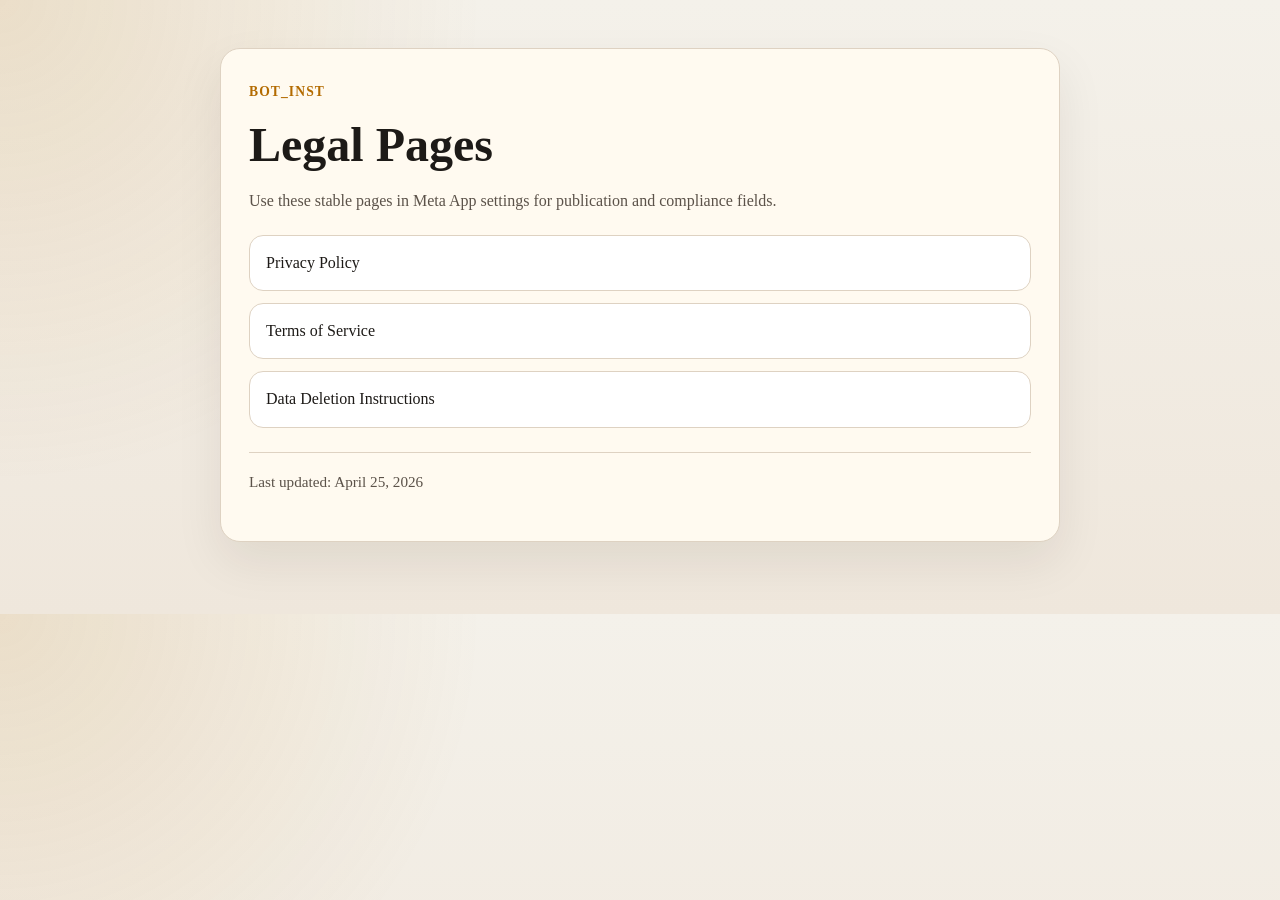
<file: index.html>
<!doctype html>
<html lang="en">
  <head>
    <meta charset="utf-8" />
    <meta name="viewport" content="width=device-width, initial-scale=1" />
    <title>Bot_Inst Legal Pages</title>
    <link rel="stylesheet" href="./styles.css" />
  </head>
  <body>
    <main>
      <article>
        <p class="eyebrow">Bot_Inst</p>
        <h1>Legal Pages</h1>
        <p>Use these stable pages in Meta App settings for publication and compliance fields.</p>
        <div class="links">
          <a href="./privacy-policy.html">Privacy Policy</a>
          <a href="./terms.html">Terms of Service</a>
          <a href="./data-deletion.html">Data Deletion Instructions</a>
        </div>
        <p class="meta">Last updated: April 25, 2026</p>
      </article>
    </main>
  </body>
</html>
</file>
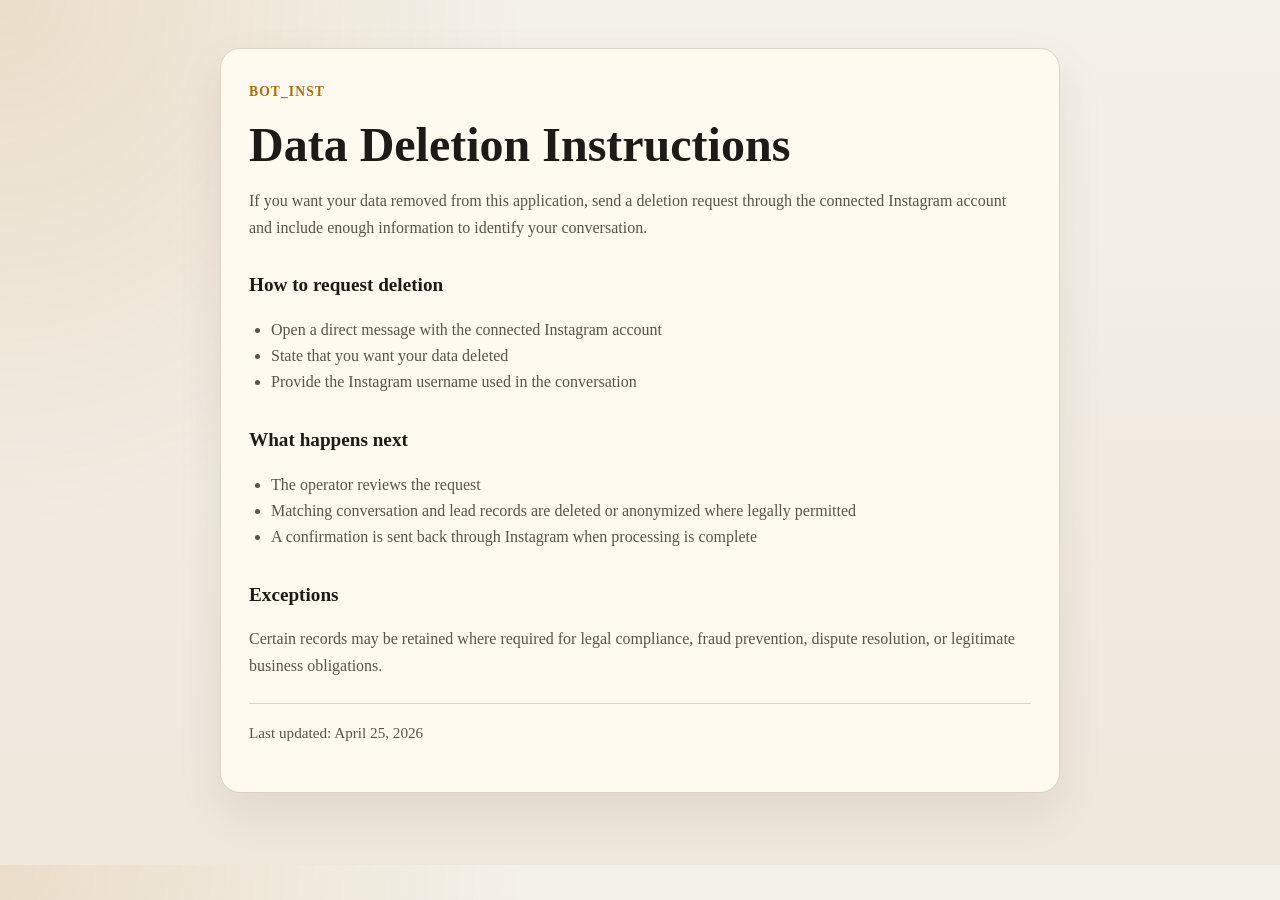
<file: data-deletion.html>
<!doctype html>
<html lang="en">
  <head>
    <meta charset="utf-8" />
    <meta name="viewport" content="width=device-width, initial-scale=1" />
    <title>Data Deletion Instructions</title>
    <link rel="stylesheet" href="./styles.css" />
  </head>
  <body>
    <main>
      <article>
        <p class="eyebrow">Bot_Inst</p>
        <h1>Data Deletion Instructions</h1>
        <p>If you want your data removed from this application, send a deletion request through the connected Instagram account and include enough information to identify your conversation.</p>

        <h2>How to request deletion</h2>
        <ul>
          <li>Open a direct message with the connected Instagram account</li>
          <li>State that you want your data deleted</li>
          <li>Provide the Instagram username used in the conversation</li>
        </ul>

        <h2>What happens next</h2>
        <ul>
          <li>The operator reviews the request</li>
          <li>Matching conversation and lead records are deleted or anonymized where legally permitted</li>
          <li>A confirmation is sent back through Instagram when processing is complete</li>
        </ul>

        <h2>Exceptions</h2>
        <p>Certain records may be retained where required for legal compliance, fraud prevention, dispute resolution, or legitimate business obligations.</p>

        <p class="meta">Last updated: April 25, 2026</p>
      </article>
    </main>
  </body>
</html>
</file>
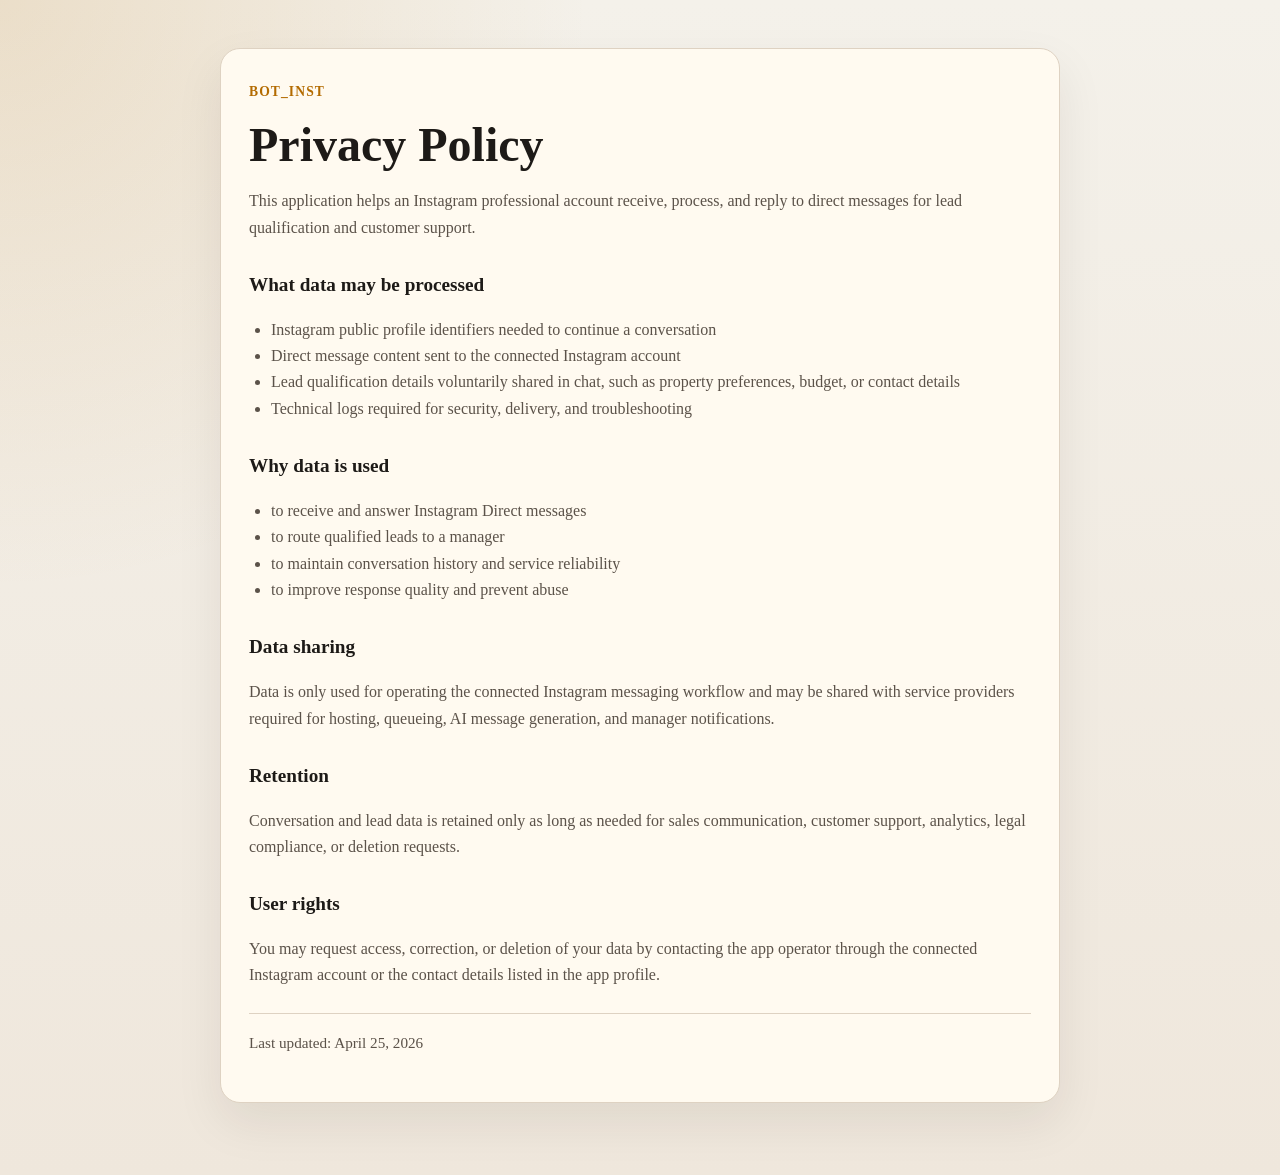
<file: privacy-policy.html>
<!doctype html>
<html lang="en">
  <head>
    <meta charset="utf-8" />
    <meta name="viewport" content="width=device-width, initial-scale=1" />
    <title>Privacy Policy</title>
    <link rel="stylesheet" href="./styles.css" />
  </head>
  <body>
    <main>
      <article>
        <p class="eyebrow">Bot_Inst</p>
        <h1>Privacy Policy</h1>
        <p>This application helps an Instagram professional account receive, process, and reply to direct messages for lead qualification and customer support.</p>

        <h2>What data may be processed</h2>
        <ul>
          <li>Instagram public profile identifiers needed to continue a conversation</li>
          <li>Direct message content sent to the connected Instagram account</li>
          <li>Lead qualification details voluntarily shared in chat, such as property preferences, budget, or contact details</li>
          <li>Technical logs required for security, delivery, and troubleshooting</li>
        </ul>

        <h2>Why data is used</h2>
        <ul>
          <li>to receive and answer Instagram Direct messages</li>
          <li>to route qualified leads to a manager</li>
          <li>to maintain conversation history and service reliability</li>
          <li>to improve response quality and prevent abuse</li>
        </ul>

        <h2>Data sharing</h2>
        <p>Data is only used for operating the connected Instagram messaging workflow and may be shared with service providers required for hosting, queueing, AI message generation, and manager notifications.</p>

        <h2>Retention</h2>
        <p>Conversation and lead data is retained only as long as needed for sales communication, customer support, analytics, legal compliance, or deletion requests.</p>

        <h2>User rights</h2>
        <p>You may request access, correction, or deletion of your data by contacting the app operator through the connected Instagram account or the contact details listed in the app profile.</p>

        <p class="meta">Last updated: April 25, 2026</p>
      </article>
    </main>
  </body>
</html>
</file>
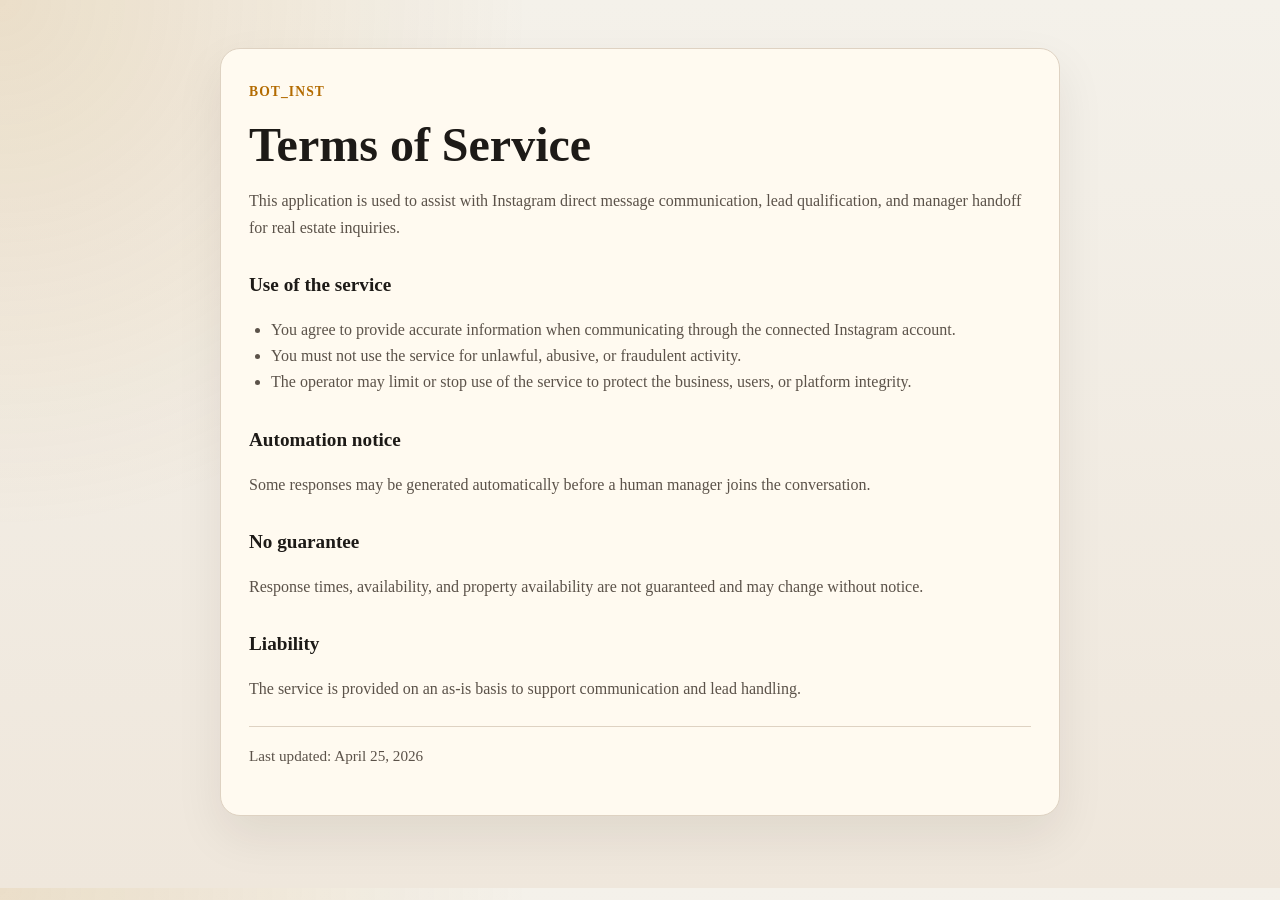
<file: terms.html>
<!doctype html>
<html lang="en">
  <head>
    <meta charset="utf-8" />
    <meta name="viewport" content="width=device-width, initial-scale=1" />
    <title>Terms of Service</title>
    <link rel="stylesheet" href="./styles.css" />
  </head>
  <body>
    <main>
      <article>
        <p class="eyebrow">Bot_Inst</p>
        <h1>Terms of Service</h1>
        <p>This application is used to assist with Instagram direct message communication, lead qualification, and manager handoff for real estate inquiries.</p>

        <h2>Use of the service</h2>
        <ul>
          <li>You agree to provide accurate information when communicating through the connected Instagram account.</li>
          <li>You must not use the service for unlawful, abusive, or fraudulent activity.</li>
          <li>The operator may limit or stop use of the service to protect the business, users, or platform integrity.</li>
        </ul>

        <h2>Automation notice</h2>
        <p>Some responses may be generated automatically before a human manager joins the conversation.</p>

        <h2>No guarantee</h2>
        <p>Response times, availability, and property availability are not guaranteed and may change without notice.</p>

        <h2>Liability</h2>
        <p>The service is provided on an as-is basis to support communication and lead handling.</p>

        <p class="meta">Last updated: April 25, 2026</p>
      </article>
    </main>
  </body>
</html>
</file>
<file: styles.css>
:root {
  color-scheme: light;
  --bg: #f4f1ea;
  --card: #fffaf0;
  --text: #1d1a17;
  --muted: #5b5249;
  --accent: #b36b00;
  --border: #ded2c2;
}

* {
  box-sizing: border-box;
}

body {
  margin: 0;
  font-family: Georgia, "Times New Roman", serif;
  background:
    radial-gradient(circle at top left, rgba(179, 107, 0, 0.14), transparent 34%),
    linear-gradient(180deg, var(--bg), #efe7dc);
  color: var(--text);
  line-height: 1.65;
}

main {
  max-width: 880px;
  margin: 0 auto;
  padding: 48px 20px 72px;
}

article {
  background: var(--card);
  border: 1px solid var(--border);
  border-radius: 20px;
  padding: 32px 28px;
  box-shadow: 0 20px 48px rgba(37, 26, 12, 0.08);
}

h1 {
  margin: 0 0 8px;
  font-size: clamp(2rem, 4vw, 3rem);
  line-height: 1.1;
}

h2 {
  margin-top: 28px;
  font-size: 1.2rem;
}

p,
li {
  color: var(--muted);
  font-size: 1rem;
}

a {
  color: var(--accent);
}

ul {
  padding-left: 22px;
}

.eyebrow {
  margin: 0 0 16px;
  color: var(--accent);
  font-size: 0.85rem;
  font-weight: 700;
  letter-spacing: 0.08em;
  text-transform: uppercase;
}

.meta {
  margin-top: 24px;
  padding-top: 16px;
  border-top: 1px solid var(--border);
  font-size: 0.95rem;
}

.links {
  display: grid;
  gap: 12px;
  margin-top: 20px;
}

.links a {
  display: block;
  padding: 14px 16px;
  background: #fff;
  border: 1px solid var(--border);
  border-radius: 14px;
  text-decoration: none;
  color: var(--text);
}

.links a:hover {
  border-color: var(--accent);
}
</file>
